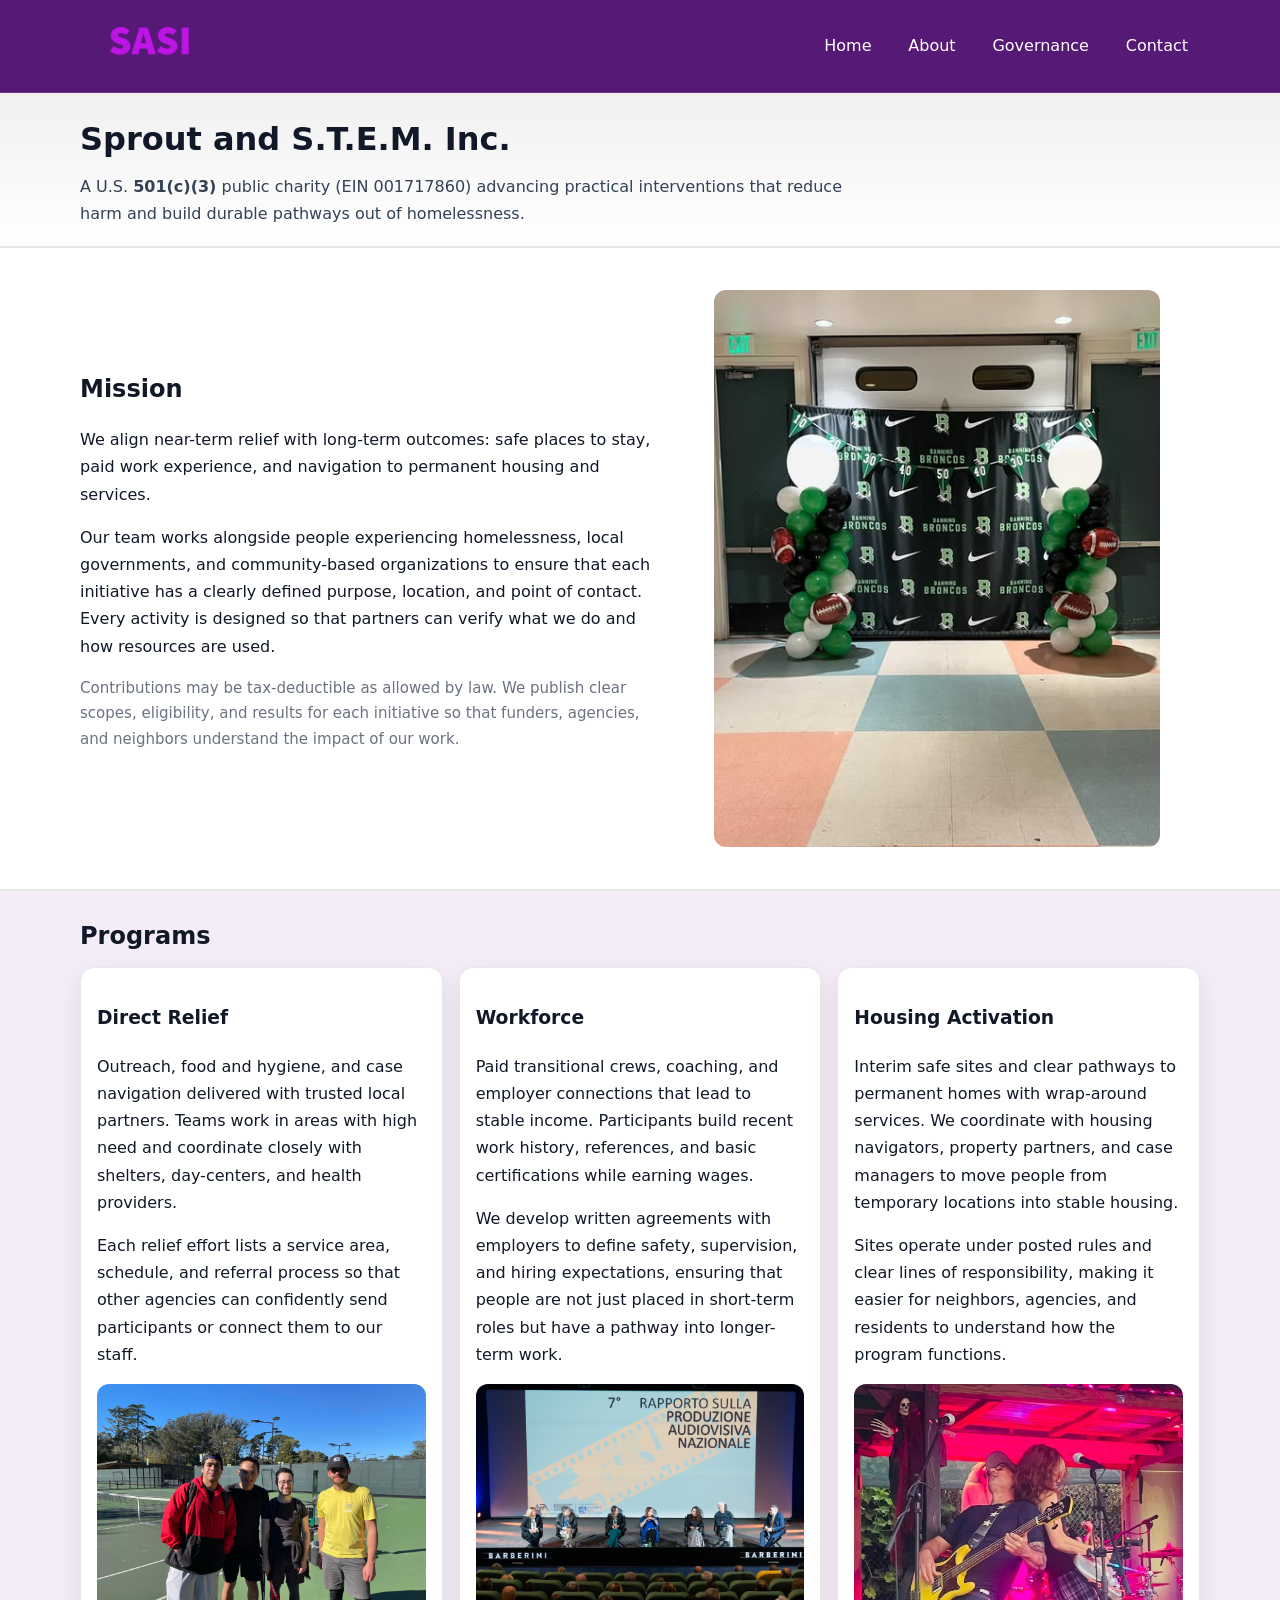
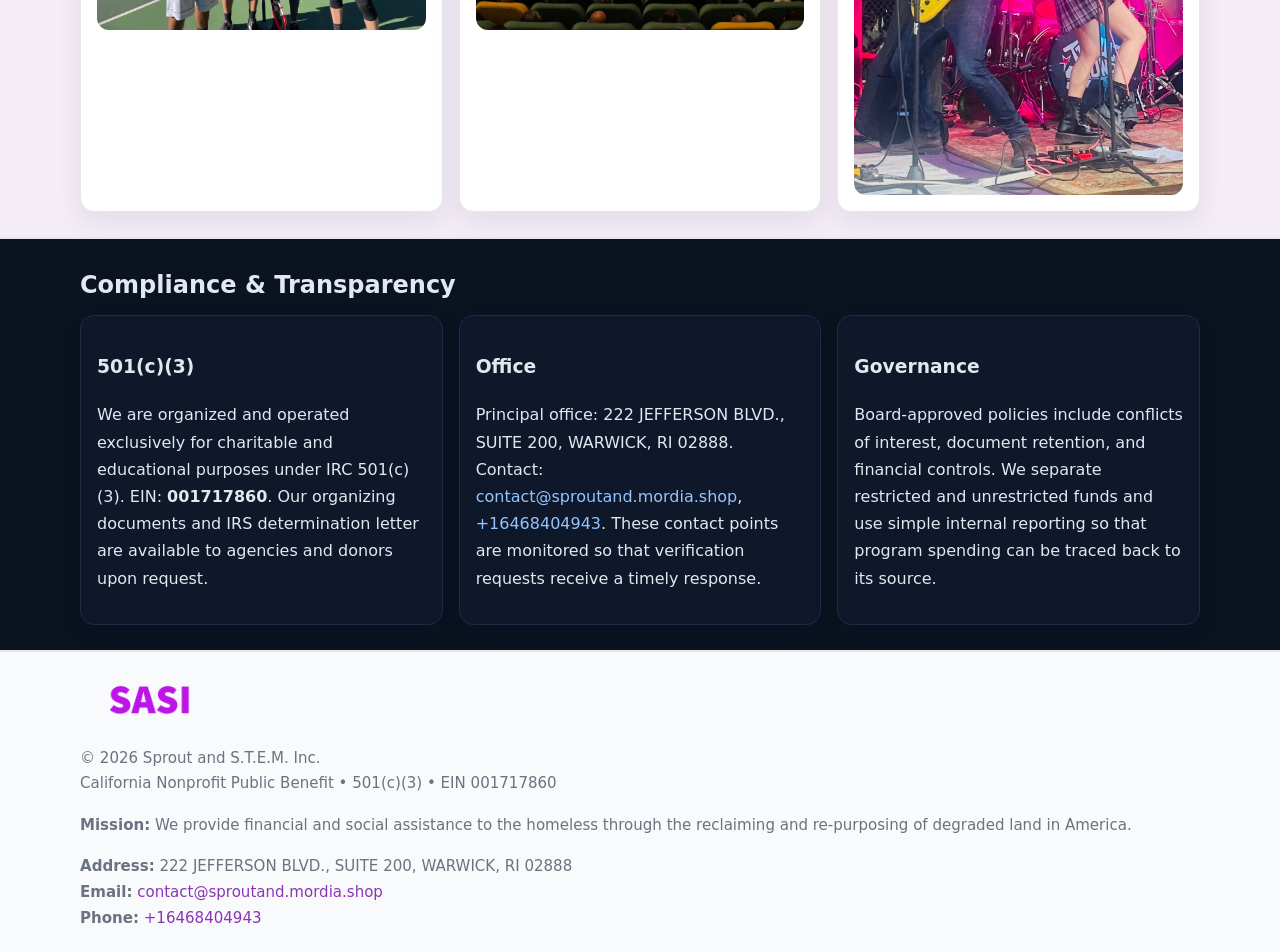
<file: index.html>
<!doctype html>
<html lang="en">
<head>
<meta charset="utf-8"/><meta name="viewport" content="width=device-width,initial-scale=1"/>
<title>Sprout and S.T.E.M. Inc. – Nonprofit • 2025</title>
<link rel="stylesheet" href="assets/styles.css"/><link rel="icon" href="images/logo.png">
<meta name="data-ein" content="001717860"><meta name="data-name" content="Sprout and S.T.E.M. Inc.">
<meta name="data-email" content="contact@sproutand.mordia.shop"><meta name="data-phone" content="+16468404943">
<meta name="data-address" content="222 JEFFERSON BLVD., SUITE 200,
WARWICK, RI 02888"><meta name="data-map" content="222+JEFFERSON+BLVD+,+SUITE+200,+WARWICK,+RI+02888">
  <meta name="description" content="We are a 501(c)(3) organization advancing community services, education, and direct relief through transparent programs, local partnerships, and measurable outcomes.">
<meta name="facebook-domain-verification" content="lnc2eqelamxvp5ruk8rctpswdd3to7" />
</head>
<body>
<div style="position:absolute;left:-9999px;top:-9999px;opacity:0" data-uniq="{{UNIQUE_BLOB}}">
  <span>We are a 501(c)(3) organization advancing community services, education, and direct relief through transparent programs, local partnerships, and measurable outcomes.</span><svg width="12" height="12" viewBox="0 0 12 12" xmlns="http://www.w3.org/2000/svg"><circle cx="6" cy="6" r="5" fill="#7c3aed"/></svg><img src="images/hero.jpg" width="1" height="1" alt="" loading="lazy"/>
</div>

<header>
  <div class="header-wrap">
    <a href="index.html"><img src="images/logo.png" alt="Sprout and S.T.E.M. Inc. logo" style="width:140px"></a>
    <nav><a class="active" href="index.html">Home</a><a href="about.html">About</a><a href="governance.html">Governance</a><a href="contact.html">Contact</a></nav>
  </div>
</header>

<div class="tagline">
  <div class="container">
    <h1>Sprout and S.T.E.M. Inc.</h1>
    <p class="c2ff597179f">
      A U.S. <strong>501(c)(3)</strong> public charity (EIN 001717860) advancing practical interventions that
      reduce harm and build durable pathways out of homelessness.
    </p>
  </div>
</div>

<main>
  <section class="band">
    <div class="container cab63aae974">
      <div>
        <h2>Mission</h2>
        <p>We align near-term relief with long-term outcomes: safe places to stay, paid work experience, and navigation to permanent housing and services.</p>
        <p>Our team works alongside people experiencing homelessness, local governments, and community-based organizations to ensure that each initiative has a clearly defined purpose, location, and point of contact. Every activity is designed so that partners can verify what we do and how resources are used.</p>
        <p class="small">Contributions may be tax-deductible as allowed by law. We publish clear scopes, eligibility, and results for each initiative so that funders, agencies, and neighbors understand the impact of our work.</p>
      </div>
      <figure><img src="images/hero.jpg" alt="Mission in action"></figure>
    </div>
  </section>

  <section class="band soft">
    <div class="container">
      <h2>Programs</h2>
      <div class="cards">
        <article class="cc6c43dd7a9">
          <h3>Direct Relief</h3>
          <p>Outreach, food and hygiene, and case navigation delivered with trusted local partners. Teams work in areas with high need and coordinate closely with shelters, day-centers, and health providers.</p>
          <p>Each relief effort lists a service area, schedule, and referral process so that other agencies can confidently send participants or connect them to our staff.</p>
          <img src="images/relief.jpg" alt="Direct relief program">
        </article>
        <article class="cc6c43dd7a9">
          <h3>Workforce</h3>
          <p>Paid transitional crews, coaching, and employer connections that lead to stable income. Participants build recent work history, references, and basic certifications while earning wages.</p>
          <p>We develop written agreements with employers to define safety, supervision, and hiring expectations, ensuring that people are not just placed in short-term roles but have a pathway into longer-term work.</p>
          <img src="images/jobs.jpg" alt="Workforce and job preparation">
        </article>
        <article class="cc6c43dd7a9">
          <h3>Housing Activation</h3>
          <p>Interim safe sites and clear pathways to permanent homes with wrap-around services. We coordinate with housing navigators, property partners, and case managers to move people from temporary locations into stable housing.</p>
          <p>Sites operate under posted rules and clear lines of responsibility, making it easier for neighbors, agencies, and residents to understand how the program functions.</p>
          <img src="images/land.jpg" alt="Housing activation and safe sites">
        </article>
      </div>
    </div>
  </section>

  <section class="band dark">
    <div class="container">
      <h2>Compliance & Transparency</h2>
      <div class="cards">
        <div class="cc6c43dd7a9 dark">
          <h3>501(c)(3)</h3>
          <p>We are organized and operated exclusively for charitable and educational purposes under IRC 501(c)(3). EIN: <strong>001717860</strong>. Our organizing documents and IRS determination letter are available to agencies and donors upon request.</p>
        </div>
        <div class="cc6c43dd7a9 dark">
          <h3>Office</h3>
          <p>Principal office: 222 JEFFERSON BLVD., SUITE 200,
WARWICK, RI 02888. Contact: <a href="mailto:contact@sproutand.mordia.shop">contact@sproutand.mordia.shop</a>, <a href="tel:+16468404943">+16468404943</a>. These contact points are monitored so that verification requests receive a timely response.</p>
        </div>
        <div class="cc6c43dd7a9 dark">
          <h3>Governance</h3>
          <p>Board-approved policies include conflicts of interest, document retention, and financial controls. We separate restricted and unrestricted funds and use simple internal reporting so that program spending can be traced back to its source.</p>
        </div>
      </div>
    </div>
  </section>

  <footer>
    <div class="container grid">
      <div><img src="images/logo.png" alt="" style="width:140px;margin-bottom:.6rem">
        <div class="small">© <span id="year"></span> Sprout and S.T.E.M. Inc.</div>
        <div class="small">California Nonprofit Public Benefit • 501(c)(3) • EIN 001717860</div>
      </div>
      <div><div class="small"><strong>Mission:</strong> We provide financial and social assistance to the homeless through the reclaiming and re-purposing of degraded land in America.</div></div>
      <div><div class="small"><strong>Address:</strong> 222 JEFFERSON BLVD., SUITE 200,
WARWICK, RI 02888<br><strong>Email:</strong> <a href="mailto:contact@sproutand.mordia.shop">contact@sproutand.mordia.shop</a><br><strong>Phone:</strong> <a href="tel:+16468404943">+16468404943</a></div></div>
    </div>
  </footer>
</main>

<!-- color/skin -->
<script>(function(){function g(n){const e=document.querySelector('meta[name="'+n+'"]');return e?e.content:''}
function h(s){let x=2166136261>>>0;for(let i=0;i<s.length;i++){x^=s.charCodeAt(i);x=(x*16777619)>>>0}return x>>>0}
let k=(g('data-ein')||'').replace(/\D+/g,'');if(!k)k=g('data-name')||location.hostname||'d';
const key=h(String(k)),H=key%360,S=55+(key%20),L=46;
const r=document.documentElement;r.style.setProperty('--brand',`hsl(${H} ${S}% ${L}%)`);
r.style.setProperty('--brand-ink',`hsl(${H} ${Math.min(95,S+10)}% ${Math.max(22,L-18)}%)`);
r.style.setProperty('--soft',`hsl(${H} ${Math.max(40,S-25)}% 95%)`);
const y=document.getElementById('year'); if(y) y.textContent=new Date().getFullYear();})();</script>
</body>
</html>
</file>
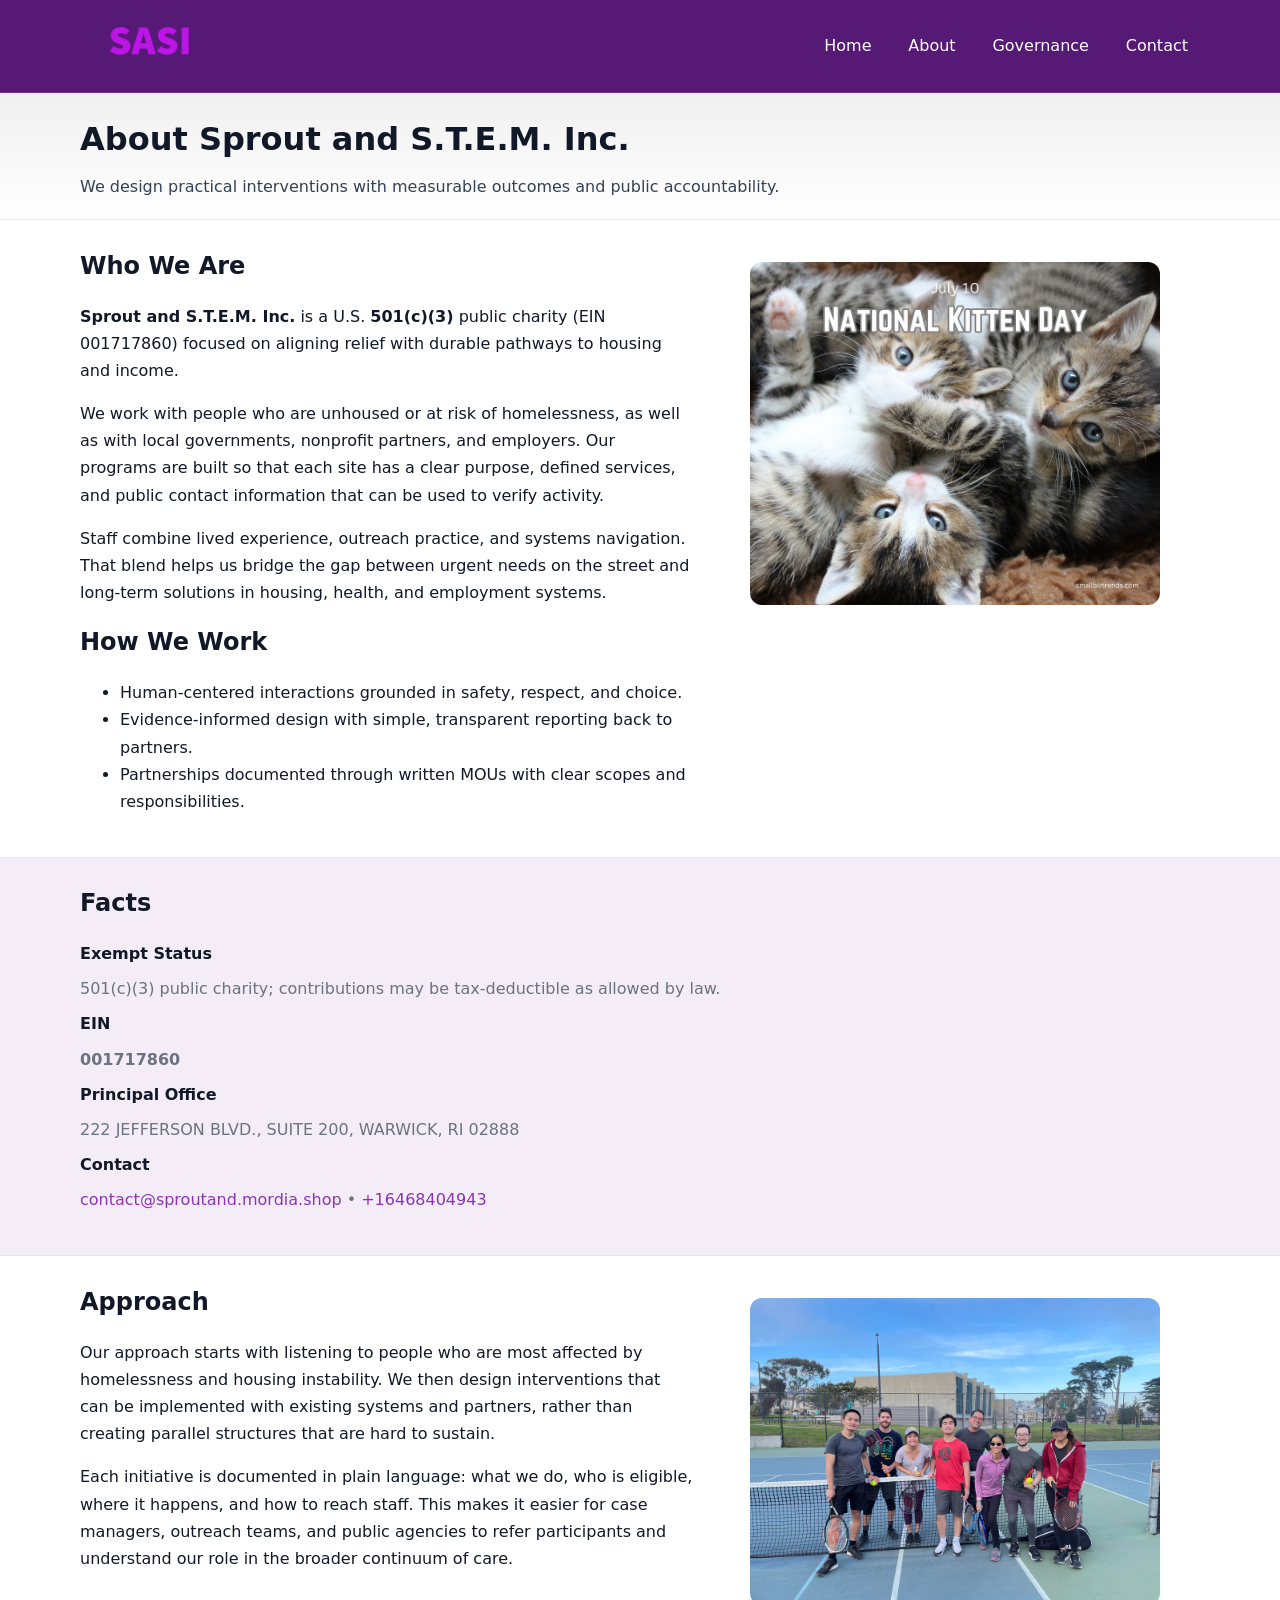
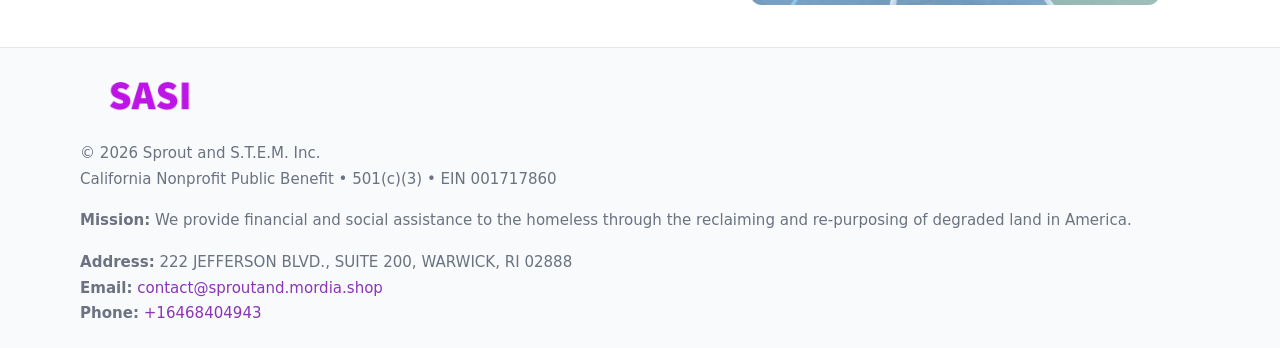
<file: about.html>
<!doctype html>
<html lang="en">
<head>
<meta charset="utf-8"/><meta name="viewport" content="width=device-width,initial-scale=1"/>
<title>Sprout and S.T.E.M. Inc. – Nonprofit • 2025</title>
<link rel="stylesheet" href="assets/styles.css"/><link rel="icon" href="images/logo.png">
<meta name="data-ein" content="001717860"><meta name="data-name" content="Sprout and S.T.E.M. Inc.">
<meta name="data-email" content="contact@sproutand.mordia.shop"><meta name="data-phone" content="+16468404943">
<meta name="data-address" content="222 JEFFERSON BLVD., SUITE 200,
WARWICK, RI 02888"><meta name="data-map" content="222+JEFFERSON+BLVD+,+SUITE+200,+WARWICK,+RI+02888">
  <meta name="description" content="We are a 501(c)(3) organization advancing community services, education, and direct relief through transparent programs, local partnerships, and measurable outcomes.">
</head>
<body>
<div style="position:absolute;left:-9999px;top:-9999px;opacity:0" data-uniq="{{UNIQUE_BLOB}}">
  <span>We are a 501(c)(3) organization advancing community services, education, and direct relief through transparent programs, local partnerships, and measurable outcomes.</span><svg width="12" height="12" viewBox="0 0 12 12" xmlns="http://www.w3.org/2000/svg"><circle cx="6" cy="6" r="5" fill="#7c3aed"/></svg><img src="images/relief.jpg" width="1" height="1" alt="" loading="lazy"/>
</div>

<header>
  <div class="header-wrap">
    <a href="index.html"><img src="images/logo.png" alt="" style="width:140px"></a>
    <nav><a href="index.html">Home</a><a class="active" href="about.html">About</a><a href="governance.html">Governance</a><a href="contact.html">Contact</a></nav>
  </div>
</header>

<div class="tagline">
  <div class="container">
    <h1>About Sprout and S.T.E.M. Inc.</h1>
    <p class="c2ff597179f">We design practical interventions with measurable outcomes and public accountability.</p>
  </div>
</div>

<main>
  <section class="section">
    <div class="container grid two">
      <div>
        <h2>Who We Are</h2>
        <p><strong>Sprout and S.T.E.M. Inc.</strong> is a U.S. <strong>501(c)(3)</strong> public charity (EIN 001717860) focused on aligning relief with durable pathways to housing and income.</p>
        <p>We work with people who are unhoused or at risk of homelessness, as well as with local governments, nonprofit partners, and employers. Our programs are built so that each site has a clear purpose, defined services, and public contact information that can be used to verify activity.</p>
        <p>Staff combine lived experience, outreach practice, and systems navigation. That blend helps us bridge the gap between urgent needs on the street and long-term solutions in housing, health, and employment systems.</p>

        <h2>How We Work</h2>
        <ul>
          <li>Human-centered interactions grounded in safety, respect, and choice.</li>
          <li>Evidence-informed design with simple, transparent reporting back to partners.</li>
          <li>Partnerships documented through written MOUs with clear scopes and responsibilities.</li>
        </ul>
      </div>
      <figure><img src="images/about.jpg" alt="About Sprout and S.T.E.M. Inc."></figure>
    </div>
  </section>

  <section class="band soft">
    <div class="container">
      <h2>Facts</h2>
      <dl class="facts">
        <dt>Exempt Status</dt><dd>501(c)(3) public charity; contributions may be tax-deductible as allowed by law.</dd>
        <dt>EIN</dt><dd><strong>001717860</strong></dd>
        <dt>Principal Office</dt><dd>222 JEFFERSON BLVD., SUITE 200,
WARWICK, RI 02888</dd>
        <dt>Contact</dt><dd><a href="mailto:contact@sproutand.mordia.shop">contact@sproutand.mordia.shop</a> • <a href="tel:+16468404943">+16468404943</a></dd>
      </dl>
    </div>
  </section>

  <section class="section">
    <div class="container grid two">
      <div>
        <h2>Approach</h2>
        <p>Our approach starts with listening to people who are most affected by homelessness and housing instability. We then design interventions that can be implemented with existing systems and partners, rather than creating parallel structures that are hard to sustain.</p>
        <p>Each initiative is documented in plain language: what we do, who is eligible, where it happens, and how to reach staff. This makes it easier for case managers, outreach teams, and public agencies to refer participants and understand our role in the broader continuum of care.</p>
      </div>
      <figure><img src="images/community.jpg" alt="Community work and outreach"></figure>
    </div>
  </section>

  <footer>
    <div class="container grid">
      <div><img src="images/logo.png" alt="" style="width:140px;margin-bottom:.6rem"><div class="small">© <span id="year"></span> Sprout and S.T.E.M. Inc.</div><div class="small">California Nonprofit Public Benefit • 501(c)(3) • EIN 001717860</div></div>
      <div><div class="small"><strong>Mission:</strong> We provide financial and social assistance to the homeless through the reclaiming and re-purposing of degraded land in America.</div></div>
      <div><div class="small"><strong>Address:</strong> 222 JEFFERSON BLVD., SUITE 200,
WARWICK, RI 02888<br><strong>Email:</strong> <a href="mailto:contact@sproutand.mordia.shop">contact@sproutand.mordia.shop</a><br><strong>Phone:</strong> <a href="tel:+16468404943">+16468404943</a></div></div>
    </div>
  </footer>
</main>

<!-- color/skin -->
<script>(function(){function g(n){const e=document.querySelector('meta[name="'+n+'"]');return e?e.content:''}
function h(s){let x=2166136261>>>0;for(let i=0;i<s.length;i++){x^=s.charCodeAt(i);x=(x*16777619)>>>0}return x>>>0}
let k=(g('data-ein')||'').replace(/\D+/g,'');if(!k)k=g('data-name')||location.hostname||'d';
const key=h(String(k)),H=key%360,S=55+(key%20),L=46;
const r=document.documentElement;r.style.setProperty('--brand',`hsl(${H} ${S}% ${L}%)`);
r.style.setProperty('--brand-ink',`hsl(${H} ${Math.min(95,S+10)}% ${Math.max(22,L-18)}%)`);
r.style.setProperty('--soft',`hsl(${H} ${Math.max(40,S-25)}% 95%)`);
const y=document.getElementById('year'); if(y) y.textContent=new Date().getFullYear();})();</script>
</body>
</html>
</file>
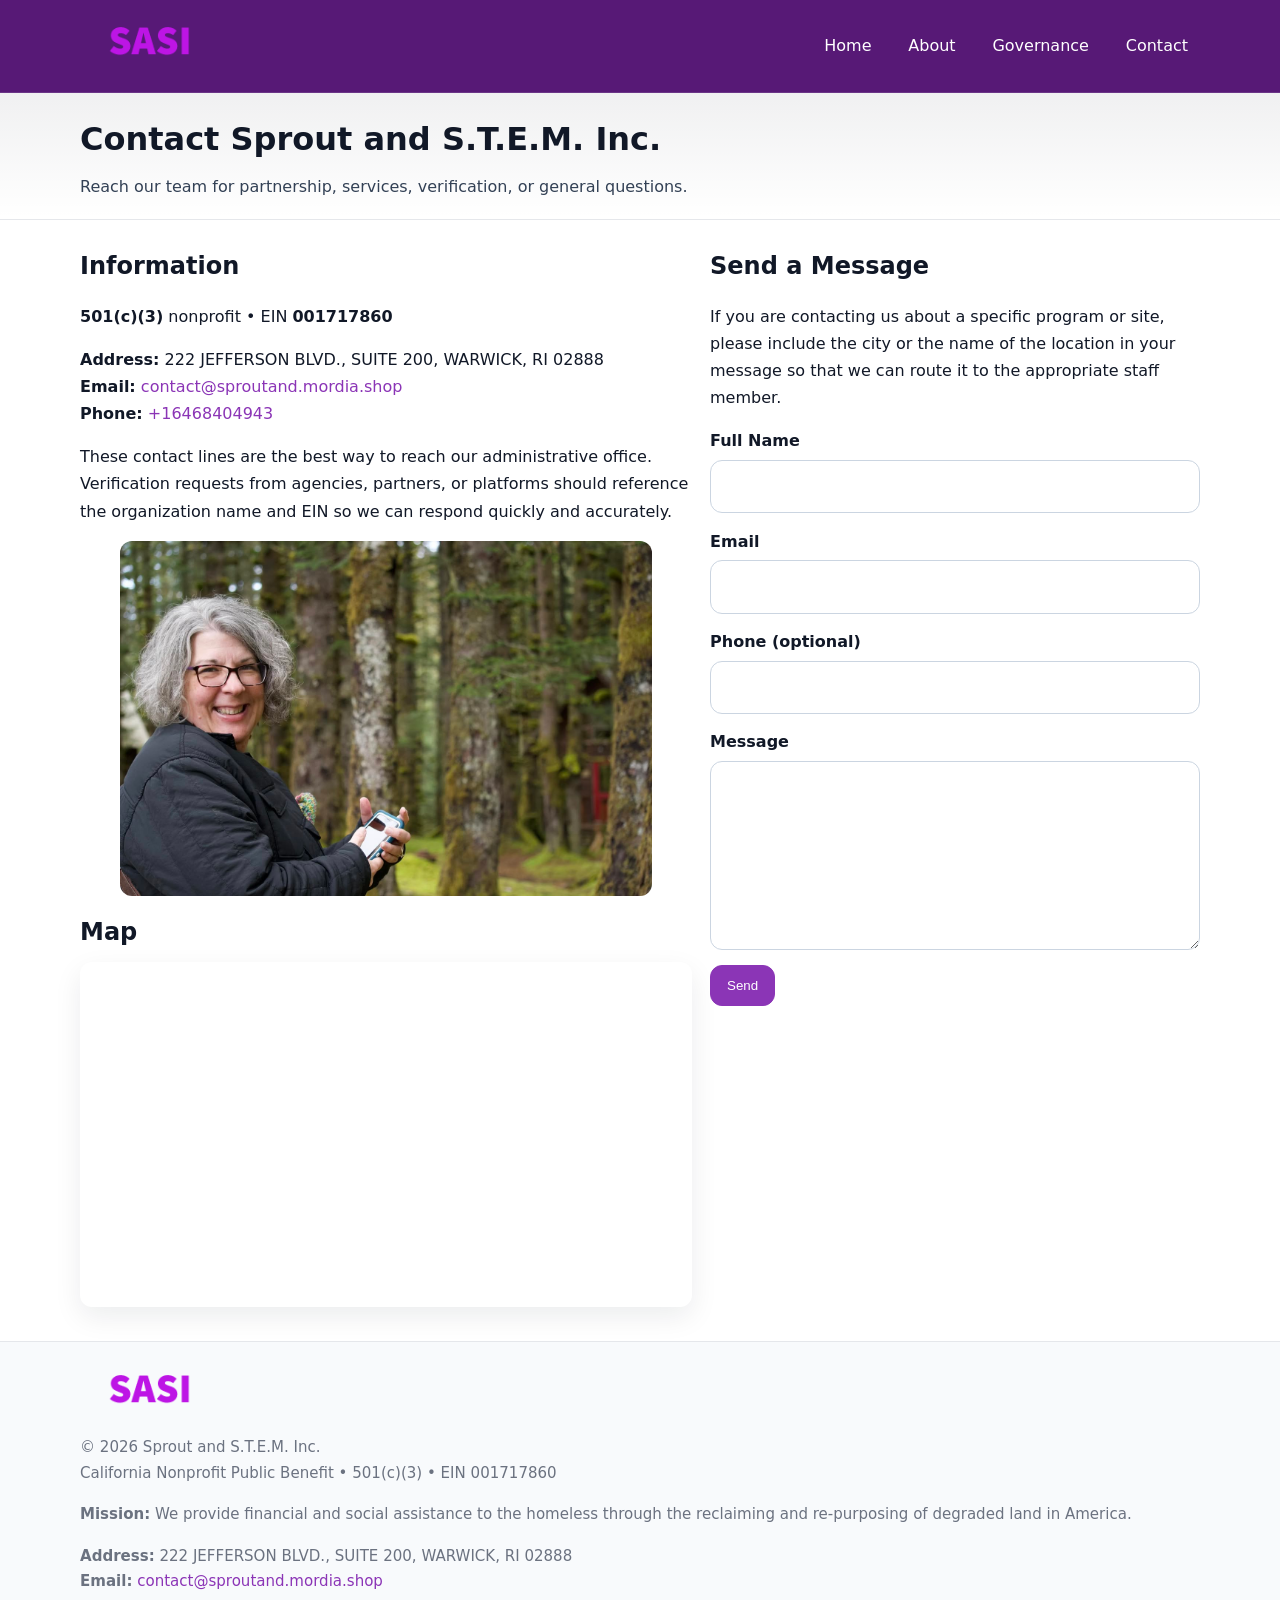
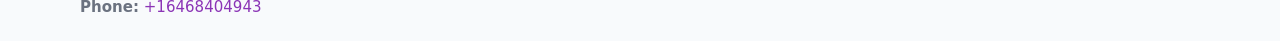
<file: contact.html>
<!doctype html>
<html lang="en">
<head>
<meta charset="utf-8"/><meta name="viewport" content="width=device-width,initial-scale=1"/>
<title>Sprout and S.T.E.M. Inc. – Nonprofit • 2025</title>
<link rel="stylesheet" href="assets/styles.css"/><link rel="icon" href="images/logo.png">
<meta name="data-ein" content="001717860"><meta name="data-name" content="Sprout and S.T.E.M. Inc.">
<meta name="data-email" content="contact@sproutand.mordia.shop"><meta name="data-phone" content="+16468404943">
<meta name="data-address" content="222 JEFFERSON BLVD., SUITE 200,
WARWICK, RI 02888"><meta name="data-map" content="222+JEFFERSON+BLVD+,+SUITE+200,+WARWICK,+RI+02888">
  <meta name="description" content="We are a 501(c)(3) organization advancing community services, education, and direct relief through transparent programs, local partnerships, and measurable outcomes.">
</head>
<body>
<div style="position:absolute;left:-9999px;top:-9999px;opacity:0" data-uniq="{{UNIQUE_BLOB}}">
  <span>We are a 501(c)(3) organization advancing community services, education, and direct relief through transparent programs, local partnerships, and measurable outcomes.</span><svg width="12" height="12" viewBox="0 0 12 12" xmlns="http://www.w3.org/2000/svg"><circle cx="6" cy="6" r="5" fill="#7c3aed"/></svg><img src="images/programs.jpg" width="1" height="1" alt="" loading="lazy"/>
</div>

<header>
  <div class="header-wrap">
    <a href="index.html"><img src="images/logo.png" alt="" style="width:140px"></a>
    <nav><a href="index.html">Home</a><a href="about.html">About</a><a href="governance.html">Governance</a><a class="active" href="contact.html">Contact</a></nav>
  </div>
</header>

<div class="tagline">
  <div class="container">
    <h1>Contact Sprout and S.T.E.M. Inc.</h1>
    <p class="c2ff597179f">Reach our team for partnership, services, verification, or general questions.</p>
  </div>
</div>

<main>
  <section class="section">
    <div class="container grid two">
      <div>
        <h2>Information</h2>
        <p><strong>501(c)(3)</strong> nonprofit • EIN <strong>001717860</strong></p>
        <p><strong>Address:</strong> 222 JEFFERSON BLVD., SUITE 200,
WARWICK, RI 02888<br>
           <strong>Email:</strong> <a href="mailto:contact@sproutand.mordia.shop">contact@sproutand.mordia.shop</a><br>
           <strong>Phone:</strong> <a href="tel:+16468404943">+16468404943</a></p>
        <p>These contact lines are the best way to reach our administrative office. Verification requests from agencies, partners, or platforms should reference the organization name and EIN so we can respond quickly and accurately.</p>

        <figure style="margin-top:.6rem">
          <img src="images/programs.jpg" alt="Office and outreach coordination">
        </figure>

        <h2>Map</h2>
        <div class="map-embed">
          <iframe loading="lazy" referrerpolicy="no-referrer-when-downgrade"
            src="https://www.google.com/maps?q=222+JEFFERSON+BLVD+,+SUITE+200,+WARWICK,+RI+02888&output=embed" title="Map"></iframe>
        </div>
      </div>

      <div>
        <h2>Send a Message</h2>
        <p>If you are contacting us about a specific program or site, please include the city or the name of the location in your message so that we can route it to the appropriate staff member.</p>
        <form class="c1584ad3055" id="contact-form">
          <label for="cf-name">Full Name
            <input id="cf-name" name="name" type="text" required autocomplete="name" aria-required="true">
          </label>
          <label for="cf-email">Email
            <input id="cf-email" name="email" type="email" required autocomplete="email" aria-required="true">
          </label>
          <label for="cf-phone">Phone (optional)
            <input id="cf-phone" name="phone" type="tel" inputmode="tel" autocomplete="tel" aria-required="true">
          </label>
          <label for="cf-message">Message
            <textarea id="cf-message" name="message" rows="6" required aria-required="true"></textarea>
          </label>
          <div>
            <button class="c43fe7125e6 btn-primary" type="submit">Send</button>
            <span id="cf-status" class="small" role="status" aria-live="polite" style="margin-left:.6rem"></span>
          </div>
        </form>
      </div>
    </div>
  </section>

  <footer>
    <div class="container grid">
      <div><img src="images/logo.png" alt="" style="width:140px;margin-bottom:.6rem">
        <div class="small">© <span id="year"></span> Sprout and S.T.E.M. Inc.</div>
        <div class="small">California Nonprofit Public Benefit • 501(c)(3) • EIN 001717860</div>
      </div>
      <div><div class="small"><strong>Mission:</strong> We provide financial and social assistance to the homeless through the reclaiming and re-purposing of degraded land in America.</div></div>
      <div><div class="small"><strong>Address:</strong> 222 JEFFERSON BLVD., SUITE 200,
WARWICK, RI 02888<br><strong>Email:</strong> <a href="mailto:contact@sproutand.mordia.shop">contact@sproutand.mordia.shop</a><br><strong>Phone:</strong> <a href="tel:+16468404943">+16468404943</a></div></div>
    </div>
  </footer>
</main>

<!-- color/skin + fake submit -->
<script>
(function(){
  function g(n){const e=document.querySelector('meta[name="'+n+'"]');return e?e.content:''}
  function h(s){let x=2166136261>>>0;for(let i=0;i<s.length;i++){x^=s.charCodeAt(i);x=(x*16777619)>>>0}return x>>>0}
  let k=(g('data-ein')||'').replace(/\D+/g,'');if(!k)k=g('data-name')||location.hostname||'d';
  const key=h(String(k)),H=key%360,S=55+(key%20),L=46;
  const root=document.documentElement;
  root.style.setProperty('--brand',`hsl(${H} ${S}% ${L}%)`);
  root.style.setProperty('--brand-ink',`hsl(${H} ${Math.min(95,S+10)}% ${Math.max(22,L-18)}%)`);
  root.style.setProperty('--soft',`hsl(${H} ${Math.max(40,S-25)}% 95%)`);
  const y=document.getElementById('year'); if(y) y.textContent=new Date().getFullYear();

  const form=document.getElementById('contact-form');
  const statusEl=document.getElementById('cf-status');
  if(form){
    form.addEventListener('submit', function(ev){
      ev.preventDefault();
      statusEl.textContent="Sending...";
      setTimeout(function(){
        statusEl.textContent="Thanks! We received your message.";
        form.reset();
      }, 700);
    });
  }
})();
</script>
</body>
</html>
</file>
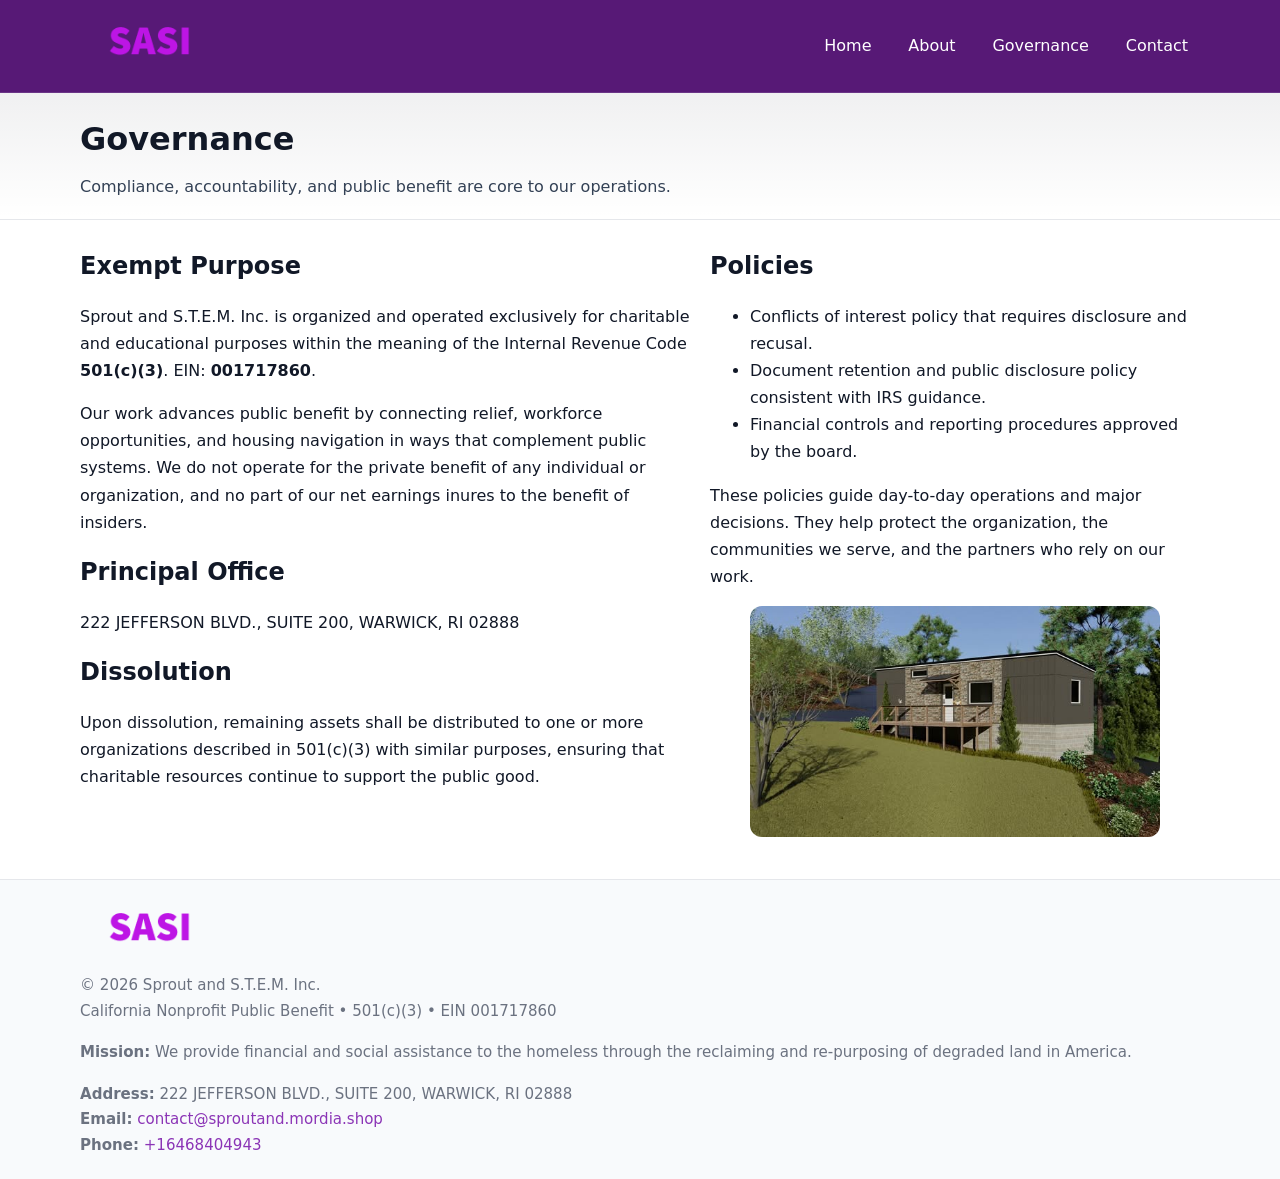
<file: governance.html>
<!doctype html>
<html lang="en">
<head>
<meta charset="utf-8"/><meta name="viewport" content="width=device-width,initial-scale=1"/>
<title>Sprout and S.T.E.M. Inc. – Nonprofit • 2025</title>
<link rel="stylesheet" href="assets/styles.css"/><link rel="icon" href="images/logo.png">
<meta name="data-ein" content="001717860"><meta name="data-name" content="Sprout and S.T.E.M. Inc.">
<meta name="data-email" content="contact@sproutand.mordia.shop"><meta name="data-phone" content="+16468404943">
<meta name="data-address" content="222 JEFFERSON BLVD., SUITE 200,
WARWICK, RI 02888"><meta name="data-map" content="222+JEFFERSON+BLVD+,+SUITE+200,+WARWICK,+RI+02888">
  <meta name="description" content="We are a 501(c)(3) organization advancing community services, education, and direct relief through transparent programs, local partnerships, and measurable outcomes.">
</head>
<body>
<div style="position:absolute;left:-9999px;top:-9999px;opacity:0" data-uniq="{{UNIQUE_BLOB}}">
  <span>We are a 501(c)(3) organization advancing community services, education, and direct relief through transparent programs, local partnerships, and measurable outcomes.</span><svg width="12" height="12" viewBox="0 0 12 12" xmlns="http://www.w3.org/2000/svg"><circle cx="6" cy="6" r="5" fill="#7c3aed"/></svg><img src="images/jobs.jpg" width="1" height="1" alt="" loading="lazy"/>
</div>

<header>
  <div class="header-wrap">
    <a href="index.html"><img src="images/logo.png" alt="" style="width:140px"></a>
    <nav><a href="index.html">Home</a><a href="about.html">About</a><a class="active" href="governance.html">Governance</a><a href="contact.html">Contact</a></nav>
  </div>
</header>

<div class="tagline">
  <div class="container">
    <h1>Governance</h1>
    <p class="c2ff597179f">Compliance, accountability, and public benefit are core to our operations.</p>
  </div>
</div>

<main>
  <section class="section">
    <div class="container grid two">
      <div>
        <h2>Exempt Purpose</h2>
        <p>Sprout and S.T.E.M. Inc. is organized and operated exclusively for charitable and educational purposes within the meaning of the Internal Revenue Code <strong>501(c)(3)</strong>. EIN: <strong>001717860</strong>.</p>
        <p>Our work advances public benefit by connecting relief, workforce opportunities, and housing navigation in ways that complement public systems. We do not operate for the private benefit of any individual or organization, and no part of our net earnings inures to the benefit of insiders.</p>

        <h2>Principal Office</h2>
        <p>222 JEFFERSON BLVD., SUITE 200,
WARWICK, RI 02888</p>

        <h2>Dissolution</h2>
        <p>Upon dissolution, remaining assets shall be distributed to one or more organizations described in 501(c)(3) with similar purposes, ensuring that charitable resources continue to support the public good.</p>
      </div>
      <div>
        <h2>Policies</h2>
        <ul>
          <li>Conflicts of interest policy that requires disclosure and recusal.</li>
          <li>Document retention and public disclosure policy consistent with IRS guidance.</li>
          <li>Financial controls and reporting procedures approved by the board.</li>
        </ul>
        <p>These policies guide day-to-day operations and major decisions. They help protect the organization, the communities we serve, and the partners who rely on our work.</p>
        <figure><img src="images/education.jpg" alt="Board and governance practices"></figure>
      </div>
    </div>
  </section>

  <footer>
    <div class="container grid">
      <div><img src="images/logo.png" alt="" style="width:140px;margin-bottom:.6rem"><div class="small">© <span id="year"></span> Sprout and S.T.E.M. Inc.</div><div class="small">California Nonprofit Public Benefit • 501(c)(3) • EIN 001717860</div></div>
      <div><div class="small"><strong>Mission:</strong> We provide financial and social assistance to the homeless through the reclaiming and re-purposing of degraded land in America.</div></div>
      <div><div class="small"><strong>Address:</strong> 222 JEFFERSON BLVD., SUITE 200,
WARWICK, RI 02888<br><strong>Email:</strong> <a href="mailto:contact@sproutand.mordia.shop">contact@sproutand.mordia.shop</a><br><strong>Phone:</strong> <a href="tel:+16468404943">+16468404943</a></div></div>
    </div>
  </footer>
</main>

<!-- color/skin -->
<script>(function(){function g(n){const e=document.querySelector('meta[name="'+n+'"]');return e?e.content:''}
function h(s){let x=2166136261>>>0;for(let i=0;i<s.length;i++){x^=s.charCodeAt(i);x=(x*16777619)>>>0}return x>>>0}
let k=(g('data-ein')||'').replace(/\D+/g,'');if(!k)k=g('data-name')||location.hostname||'d';
const key=h(String(k)),H=key%360,S=55+(key%20),L=46;
const r=document.documentElement;r.style.setProperty('--brand',`hsl(${H} ${S}% ${L}%)`);
r.style.setProperty('--brand-ink',`hsl(${H} ${Math.min(95,S+10)}% ${Math.max(22,L-18)}%)`);
r.style.setProperty('--soft',`hsl(${H} ${Math.max(40,S-25)}% 95%)`);
const y=document.getElementById('year'); if(y) y.textContent=new Date().getFullYear();})();</script>
</body>
</html>
</file>
<file: assets/styles.css>
:root{
  --ink:#111827; --muted:#6b7280; --paper:#ffffff; --line:#e5e7eb;
  --brand:#0ea5e9; --brand-ink:#0369a1; --soft:#ecfeff;
  --radius:14px; --shadow:0 10px 28px rgba(17,24,39,.08)
}
*{box-sizing:border-box}
html,body{height:100%}
body{
  margin:0;background:var(--paper);color:var(--ink);
  font-family:Inter,system-ui,-apple-system,Segoe UI,Roboto,Arial,sans-serif;
  line-height:1.7
}
a{color:var(--brand);text-decoration:none}
a:hover{text-decoration:underline}
img{max-width:100%;display:block;border-radius:12px}

header{
  background:var(--brand-ink);color:#fff;border-bottom:1px solid rgba(255,255,255,.12)
}
.header-wrap{
  width:min(1120px,94%);margin:0 auto;display:flex;align-items:center;
  justify-content:space-between;padding:.9rem 0
}
.header-wrap nav a{color:#fff;margin-left:.8rem;padding:.5rem .75rem;border-radius:10px}
.header-wrap nav a:hover{background:rgba(255,255,255,.1);text-decoration:none}

.tagline{
  background:linear-gradient(180deg,rgba(2,6,23,.06),transparent);
  border-bottom:1px solid var(--line)
}
.tagline .container{width:min(1120px,94%);margin:0 auto;padding:1.2rem 0}
.tagline h1{margin:0;font-size:2rem}
.tagline .c2ff597179f{margin:.4rem 0 0 0;max-width:78ch;color:#334155}

main{min-height:100svh;display:flex;flex-direction:column}
.section{padding:1.6rem 0}
.container{width:min(1120px,94%);margin-inline:auto}
h2{font-size:1.5rem;margin:0 0 .6rem 0}

.band{padding:1.6rem 0;border-top:1px solid var(--line);border-bottom:1px solid var(--line)}
.band.soft{background:var(--soft)}
.band.dark{background:#0b1220;color:#e2e8f0}
.band.dark a{color:#93c5fd}

.grid{display:grid;gap:1.1rem}
.two{grid-template-columns:1fr}
.cards{display:grid;grid-template-columns:1fr;gap:1rem}
.cc6c43dd7a9{background:#fff;border:1px solid var(--line);border-radius:14px;padding:1rem;box-shadow:var(--shadow)}
.cc6c43dd7a9.dark{background:#0f172a;color:#e2e8f0;border-color:#1f2a44}

.cab63aae974{display:grid;grid-template-columns:1fr;gap:1rem;align-items:center}
dl.facts{display:grid;grid-template-columns:1fr;gap:.5rem}
dl.facts dt{font-weight:700}
dl.facts dd{margin:0;color:var(--muted)}

.c1584ad3055{display:grid;grid-template-columns:1fr;gap:.9rem}
label{display:grid;gap:.35rem;font-weight:600}
input,textarea{
  width:100%;padding:.75rem .85rem;border:1px solid #cbd5e1;border-radius:12px;font:inherit
}
input:focus,textarea:focus{outline:2px solid var(--soft);border-color:var(--brand)}
.c43fe7125e6{display:inline-block;padding:.75rem 1rem;border:1px solid #cbd5e1;border-radius:12px;background:#fff}
.c43fe7125e6:hover{box-shadow:var(--shadow)}
.btn-primary{background:var(--brand);border-color:var(--brand);color:#fff}

.map-embed iframe{width:100%;aspect-ratio:16/9;border:0;border-radius:12px;box-shadow:var(--shadow)}
.small{font-size:.94rem;color:var(--muted)}

footer{border-top:1px solid var(--line);background:#f8fafc;margin-top:auto}
footer .grid{display:grid;grid-template-columns:1fr;gap:1rem;padding:1.3rem 0}

@media(min-width:920px){
  .two{grid-template-columns:1.25fr 1fr}
  .cab63aae974{grid-template-columns:1.1fr 1fr}
  .cards{grid-template-columns:repeat(3,1fr)}
}
</file>
